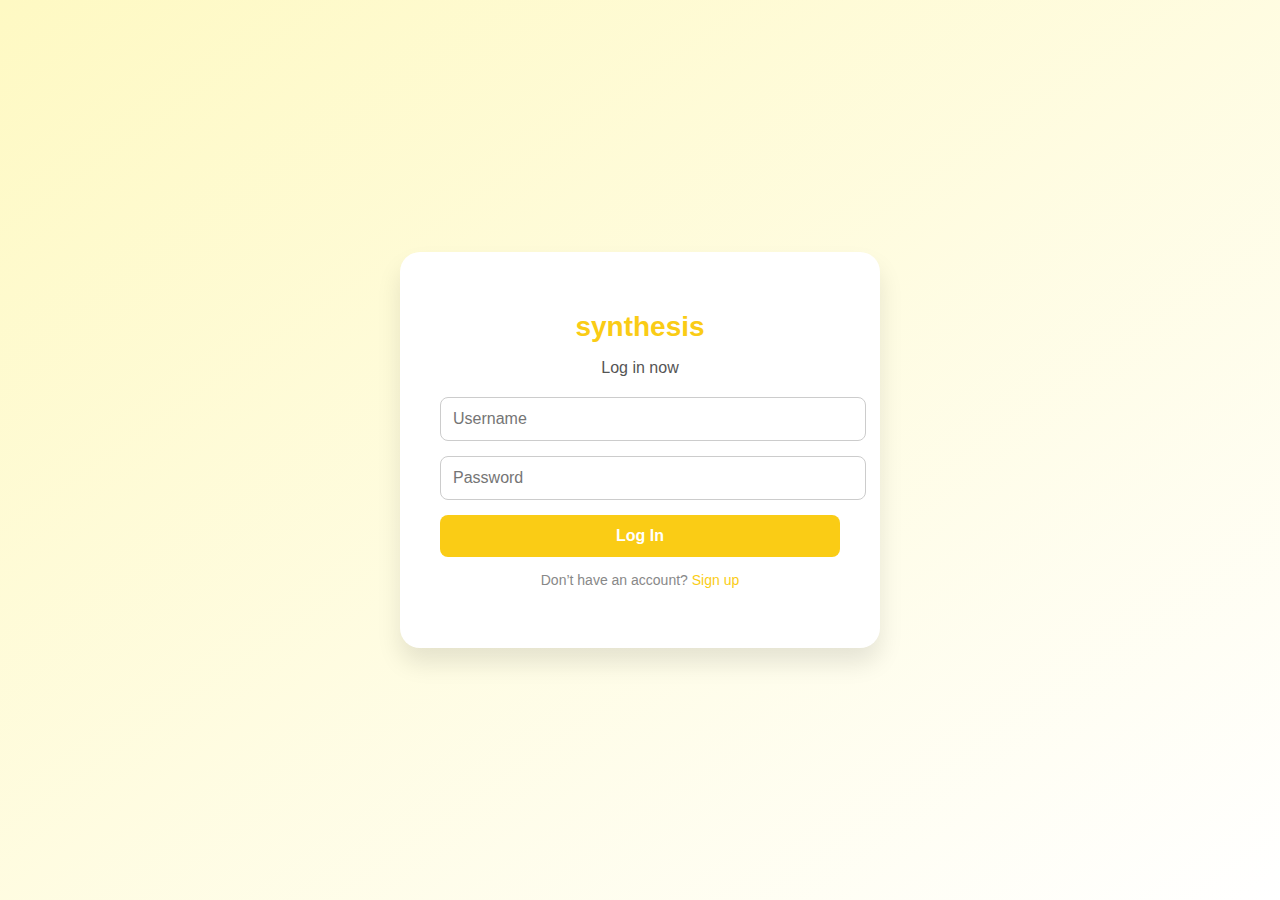
<file: templates/login.html>
<!DOCTYPE html>
<html lang="en">
<head>
  <meta charset="UTF-8" />
  <meta name="viewport" content="width=device-width, initial-scale=1.0" />
  <title>Login</title>
  <link rel="stylesheet" href="/static/login.css">
</head>
<body>
  <div class="login-container">
  
    <h1 id="form-title">synthesis</h1>
    <p id="form-subtitle">Log in now</p>
  
    <div id="forms">
      <form id="login-form" class="login-form">
        <input type="user" placeholder="Username" required>
        <input type="password" placeholder="Password" required>
        <button type="submit" id="login-button">Log In</button>
      </form>
  
      <form id="signup-form" class="login-form hidden">
        <input type="text" id="signup-username" placeholder="Username" required>
        <input type="password" id="signup-password" placeholder="Password" required>
        <button type="submit" id="signup-button">Register</button>
      </form>
    </div>
  
    <p class="signup">
      Don’t have an account? <a href="#" id="toggle-form">Sign up</a>
    </p>
  </div>
  <script src="/static/scripts/login.js"></script>
</body>
</html>
</file>
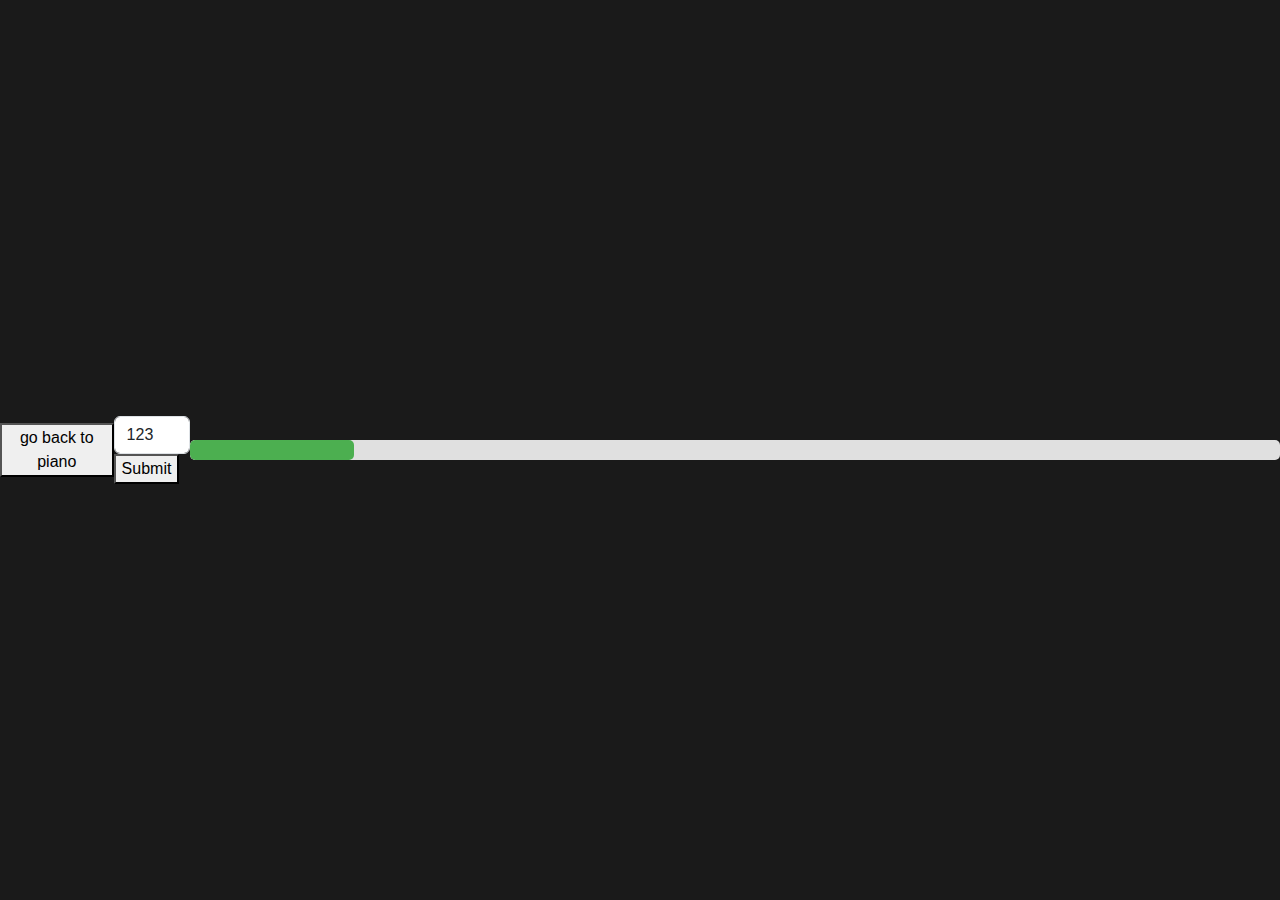
<file: templates/test.html>
<!DOCTYPE html>
<html lang="en">
<head>
    <meta charset="UTF-8">
    <meta name="viewport" content="width=device-width, initial-scale=1.0">

    <link href="https://cdn.jsdelivr.net/npm/bootstrap@5.3.3/dist/css/bootstrap.min.css" rel="stylesheet" integrity="sha384-QWTKZyjpPEjISv5WaRU9OFeRpok6YctnYmDr5pNlyT2bRjXh0JMhjY6hW+ALEwIH" crossorigin="anonymous">
    <script src="https://cdn.jsdelivr.net/npm/bootstrap@5.3.3/dist/js/bootstrap.bundle.min.js" integrity="sha384-YvpcrYf0tY3lHB60NNkmXc5s9fDVZLESaAA55NDzOxhy9GkcIdslK1eN7N6jIeHz" crossorigin="anonymous"></script>
    <link rel="stylesheet" href="/static/styles.css">

    <style> 
      .progress-container {
        width: 100%;
        height: 20px;
        background-color: #e0e0e0;
        border-radius: 5px;
        overflow: hidden;
        margin: 20px 0;
      }

      .progress-bar {
        height: 100%;
        width: 0px;
        background-color: #4CAF50;
        transition: width 0.3s ease;
        border-radius: 5px;
      }
    </style>
</head>
<body>
  <a href="/"><button>go back to piano</button></a>

  <form>
    <input  required type="number" value="123" class="form-control colors" id="BBR" min="0" max="255" placeholder="0">
    <button type="submit">Submit</button>
  </form>

  <div class="progress-container">
    <div class="progress-bar" id="myProgressBar"></div>
  </div>

  <script>
    // Get the progress bar element
    const progressBar = document.getElementById("myProgressBar");
    
    // Function to update progress percentage
    function updateProgress(percentage) {
      // Ensure percentage is between 0 and 100
      const clampedPercentage = Math.min(100, Math.max(0, percentage));
      
      // Update the width of the progress bar
      progressBar.style.width = clampedPercentage + "%";
    }

    // Example: Update progress to 25%
    updateProgress(25);

    // Example: Simulate a loading process
    function simulateLoading() {
      let progress = 0;
      const interval = setInterval(() => {
        progress += 5;
        updateProgress(progress);
        
        if (progress >= 100) {
          clearInterval(interval);
          console.log("Loading complete!");
        }
      }, 200);
    }

    // Call the function to see it in action
    // simulateLoading();
    simulateLoading(50);
  </script>
</body>
</html>
</file>
<file: static/login.css>
body {
    margin: 0;
    padding: 0;
    font-family: 'Segoe UI', sans-serif;
    background: linear-gradient(to bottom right, #fef9c3, #ffffff);
    height: 100vh;
    display: flex;
    align-items: center;
    justify-content: center;
  }
  
  .login-container {
    background: white;
    padding: 40px;
    border-radius: 20px;
    box-shadow: 0 15px 25px rgba(0, 0, 0, 0.1);
    width: 90%;
    max-width: 400px;
    text-align: center;
  }
  
  h1 {
    font-size: 28px;
    color: #facc15;
    margin-bottom: 10px;
  }
  
  p {
    color: #555;
    margin-bottom: 20px;
  }
  
  .login-form {
    display: flex;
    flex-direction: column;
    gap: 15px;
    margin-bottom: 10px;
  }
  
  .login-form input {
    padding: 12px;
    border: 1px solid #ccc;
    border-radius: 8px;
    font-size: 16px;
    outline: none;
    width: 100%;
  }
  
  .login-form input:focus {
    border-color: #facc15;
    box-shadow: 0 0 0 3px rgba(250, 204, 21, 0.3);
  }
  
  .login-form button {
    padding: 12px;
    background-color: #facc15;
    color: white;
    border: none;
    border-radius: 8px;
    font-weight: bold;
    font-size: 16px;
    cursor: pointer;
    transition: background 0.3s;
  }
  
  .login-form button:hover {
    background-color: #eab308;
  }
  
  .signup {
    margin-top: 15px;
    font-size: 14px;
    color: #888;
  }
  
  .signup a {
    color: #facc15;
    text-decoration: none;
  }
  
  .signup a:hover {
    text-decoration: underline;
  }
  
  .hidden {
    display: none;
  }
</file>
<file: static/styles.css>
body {
  display: flex;
  justify-content: center;
  align-items: center;
  height: 100vh;
  background-color: rgb(26, 26, 26);
  margin: 0;
  font-family: Arial, sans-serif;
}

/* I need this here because the bar is behind everything, and it appears beneath the piano which looks bad, also it loks better */
#gradiant { 
  position: fixed;
  bottom: 0;
  left: 0;
  width: 100%;
  height: 185px; 
  background-color: rgb(48, 48, 48);
  z-index: -1;
}

#saveName {
  padding: 8px;
  border: 2px solid #000000; 
  border-radius: 5px;
  outline: none;
  font-size: 16px;
  width: 100px; 
  transition: all 0.3s ease-in-out;
}

#saveName:focus {
  border-color: #0dff00; 
  box-shadow: 0 0 5px rgba(73, 73, 73, 0.5);
}

#username {
  padding: 8px;
  border: 2px solid #000000; 
  border-radius: 5px;
  outline: none;
  font-size: 16px;
  width: 100px; 
  transition: all 0.3s ease-in-out;
}

#username:focus {
  border-color: #0dff00; 
  box-shadow: 0 0 5px rgba(73, 73, 73, 0.5);
}

#progressBar {
  width: 1793px;
  height: 20px;
  position: fixed;
  transform: translateY(-25px);
  z-index: 20;
}

.piano {
  display: flex;
  background: black;
  padding: 10px;
  border-radius: 8px;
  box-shadow: 0 10px 30px rgba(0, 0, 0, 0.7);
  position: fixed;
  bottom: 2vh;
  left: 50%;
  transform: translateX(-50%);
  white-space: nowrap;
  user-select: none;
  overflow-x: auto;
  max-width: 98vw;
}

@keyframes hueRotate {
  0% { filter: hue-rotate(0deg); }
  33% { filter: hue-rotate(-45deg) }
  67% { filter: hue-rotate(0deg) }
  100% { filter: hue-rotate(45deg); }
}

.white-key {
  width: 33.5px;
  height: 150px;
  background: white;
  border: 1px solid #ccc;
  border-radius: 0 0 4px 4px;
  margin-right: 1px;
  position: relative;
  z-index: 1;
  flex-shrink: 0;
}

.black-key {
  width: 23px;
  height: 100px;
  background: black;
  border-radius: 0 0 3px 3px;
  position: absolute;
  z-index: 2;
  box-shadow: 1px 1px 3px rgba(0, 0, 0, 0.5);
  flex-shrink: 0; 
  top: 10px;
}

.white-key:hover {
  background: #dfdfdf;
}

.black-key:hover {
  background: #222;
}

.key-label {
  position: absolute;
  bottom: 5px;
  width: 100%;
  text-align: center;
  font-size: 10px;
  color: #888;
}

.black-key .key-label {
  color: #ddd;
}

.navbar {
  position: fixed;
  top: 0;
  left: 20;
  width: 35%;
  padding: 10px 0;
  text-align: center;
}

.navbar a {
  text-decoration: none;
  margin: 0 10px;
}

.navbar button {
  background-color: #555;
  color: white;
  border: none;
  padding: 10px 20px;
  cursor: pointer;
  font-size: 16px;
  border-radius: 5px;
}

.navbar button:hover {
  background-color: #777;
}

#notePressedInfo {
  position: relative;
  text-align: center;
  color: white;
  font-size: 18px;
}

.menu {
  position: fixed;
  top: 20px; 
  left: 20px; 
  display: flex;
  flex-direction: row;
  align-items: center; 
  gap: 15px;
  max-width: 200px;
  flex-wrap: wrap;
}

.form-select {
  padding: 8px;
  font-size: 14px;
}

.slide-bar {
  position: fixed;
  bottom: 10vh;
  border-radius: 6px;
}

.dropdown-item:hover {
  background-color: #90D5FF;
}

#background {
  position: absolute;
  top: 0;
  left: 0;
  width: 100vw;
  height: 100vh;
  background-color: rgba(0, 0, 0, 0.5); 
  z-index: 10;
  display: flex; 
  justify-content: center;
  align-items: center;
}

.centerContent {
  background: linear-gradient(to bottom, white, gray);
  z-index: 11;
  padding: 20px; 
  border-radius: 10px;
  box-shadow: 0 4px 6px rgba(0, 0, 0, 0.1);
}

.rgbaInputs {
  font-size: 24px;
  font-family: Georgia, 'Times New Roman', Times, serif;
}

.circle {
  height: 100%;
  width: 100%;
  background-color: #3498db;
  border-radius: 50%;
  position: relative;
  animation: rotateCircle 5s linear infinite;
}

@keyframes rotateCircle {
  0% { transform: rotate(0deg); }
  100% { transform: rotate(180deg); }
}

@keyframes blink {
  0% { opacity: 1; }
  50% { opacity: .8; }
  100% { opacity: 1; }
}

@keyframes shadow {
  0% { box-shadow: 0 0 10px red; }
  25% { box-shadow: 0 0 20px orange; }
  50% { box-shadow: 0 0 30px yellow; }
  75% { box-shadow: 0 0 20px orange; }
  100% { box-shadow: 0 0 10px red; }
}

#recordingsList {
  display: grid;
  grid-template-columns: repeat(auto-fit, minmax(150px, 1fr));
  gap: 15px;
  max-height: 300px;
  overflow-y: auto;
  padding: 15px;
  border: 2px solid #ddd;
  border-radius: 8px;
  background: #f4f4f4;
}

.recording-item {
  background-color: white;
  border: 2px solid #ddd;
  border-radius: 8px;
  padding: 15px;
  text-align: center;
  box-shadow: 2px 2px 5px rgba(0, 0, 0, 0.1);
}

.recording-item h3 {
  margin-bottom: 10px;
  font-size: 14px;
  color: #333;
  line-height: 1.4;
}

.gallery-overlay {
  display: none; 
  position: fixed;
  top: 0;
  left: 0;
  width: 100%;
  height: 100%;
  background-color: rgba(0, 0, 0, 0.7); 
  z-index: 9999;
  justify-content: center;
  align-items: center;
}

.gallery-content {
  background-color: #fff;
  padding: 20px;
  border-radius: 10px;
  max-width: 800px;
  width: 100%;
  overflow-y: auto;
  max-height: 90vh; 
}

.close-btn {
  background-color: #f44336;
  color: white;
  border: none;
  border-radius: 5px;
  padding: 10px;
  cursor: pointer;
  position: absolute;
  top: 10px;
  right: 10px;
}

.close-btn:hover {
  background-color: #e53935;
}

.play-button {
  background-color: #007bff;
  color: white;
  border: none;
  padding: 8px 12px;
  border-radius: 5px;
  cursor: pointer;
  font-size: 14px;
  margin-top: 5px;
}

.play-button:hover {
  background-color: #0056b3;
}

.form-check-label {
  color: white;
}
</file>
